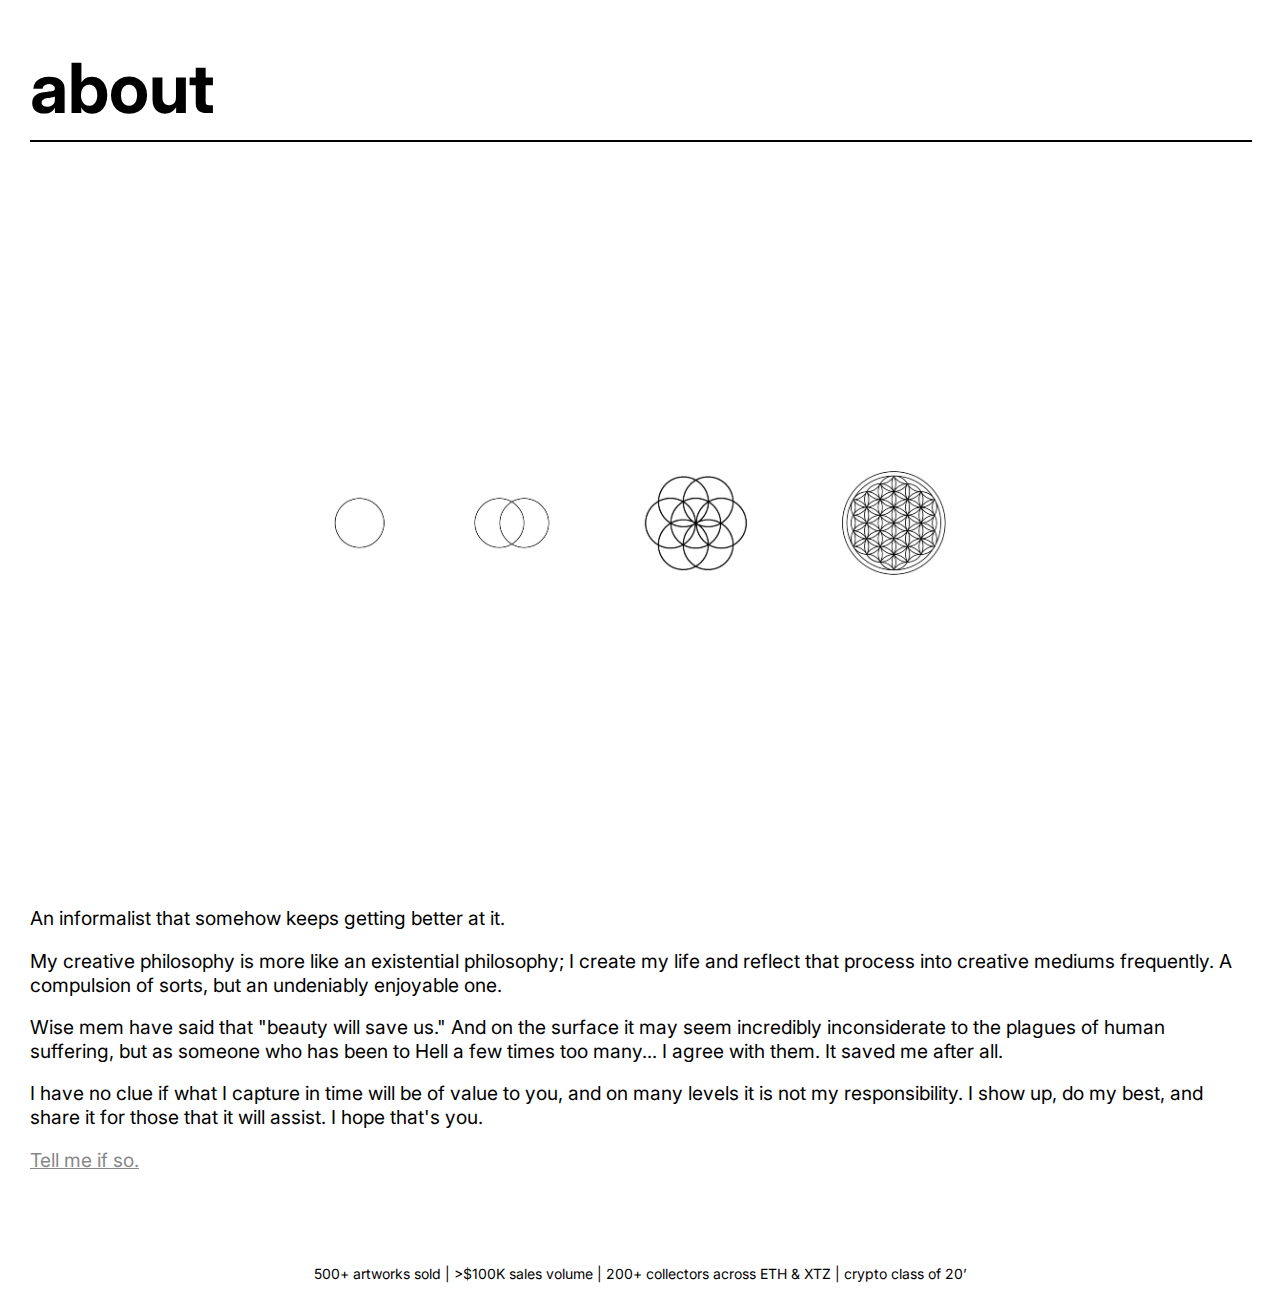
<file: about.html>
<!DOCTYPE html>
<html lang="en">
<head>
  <meta charset="UTF-8">
  <meta name="viewport" content="width=device-width, initial-scale=1.0">
  <link rel="icon" href="Images/phunk-favi.png" type="image/x-icon">
  <link href="https://fonts.googleapis.com/css2?family=Inter:wght@100;200;300;400;500;600;700;800;900&display=swap" rel="stylesheet">
  <link rel="stylesheet" href="about.css">
  <title>About</title>
</head>
<body>
  <header>
    <h1 class="about-title">about</h1>
    <hr class="header-line">
  </header>
  <div class="content-column">
    <img src="Images/about-img.png" alt="About Image">
    <p>An informalist that somehow keeps getting better at it.</p>
    <p>My creative philosophy is more like an existential philosophy; I create my life and reflect that process into creative mediums frequently. A compulsion of sorts, but an undeniably enjoyable one.</p>
    <p>Wise mem have said that "beauty will save us." And on the surface it may seem incredibly inconsiderate to the plagues of human suffering, but as someone who has been to Hell a few times too many... I agree with them. It saved me after all.</p>
    <p>I have no clue if what I capture in time will be of value to you, and on many levels it is not my responsibility. I show up, do my best, and share it for those that it will assist. I hope that's you.</p>
    <p><a href="https://twitter.com/0xlght" target="_blank" class="here">Tell me if so.</a></p>
    <!-- Add more paragraphs as needed -->
  </div>
  <footer>
    <p class="footer-text">500+ artworks sold | >$100K sales volume | 200+ collectors across ETH & XTZ | crypto class of 20’</p>
  </footer>
</body>
</html>
</file>
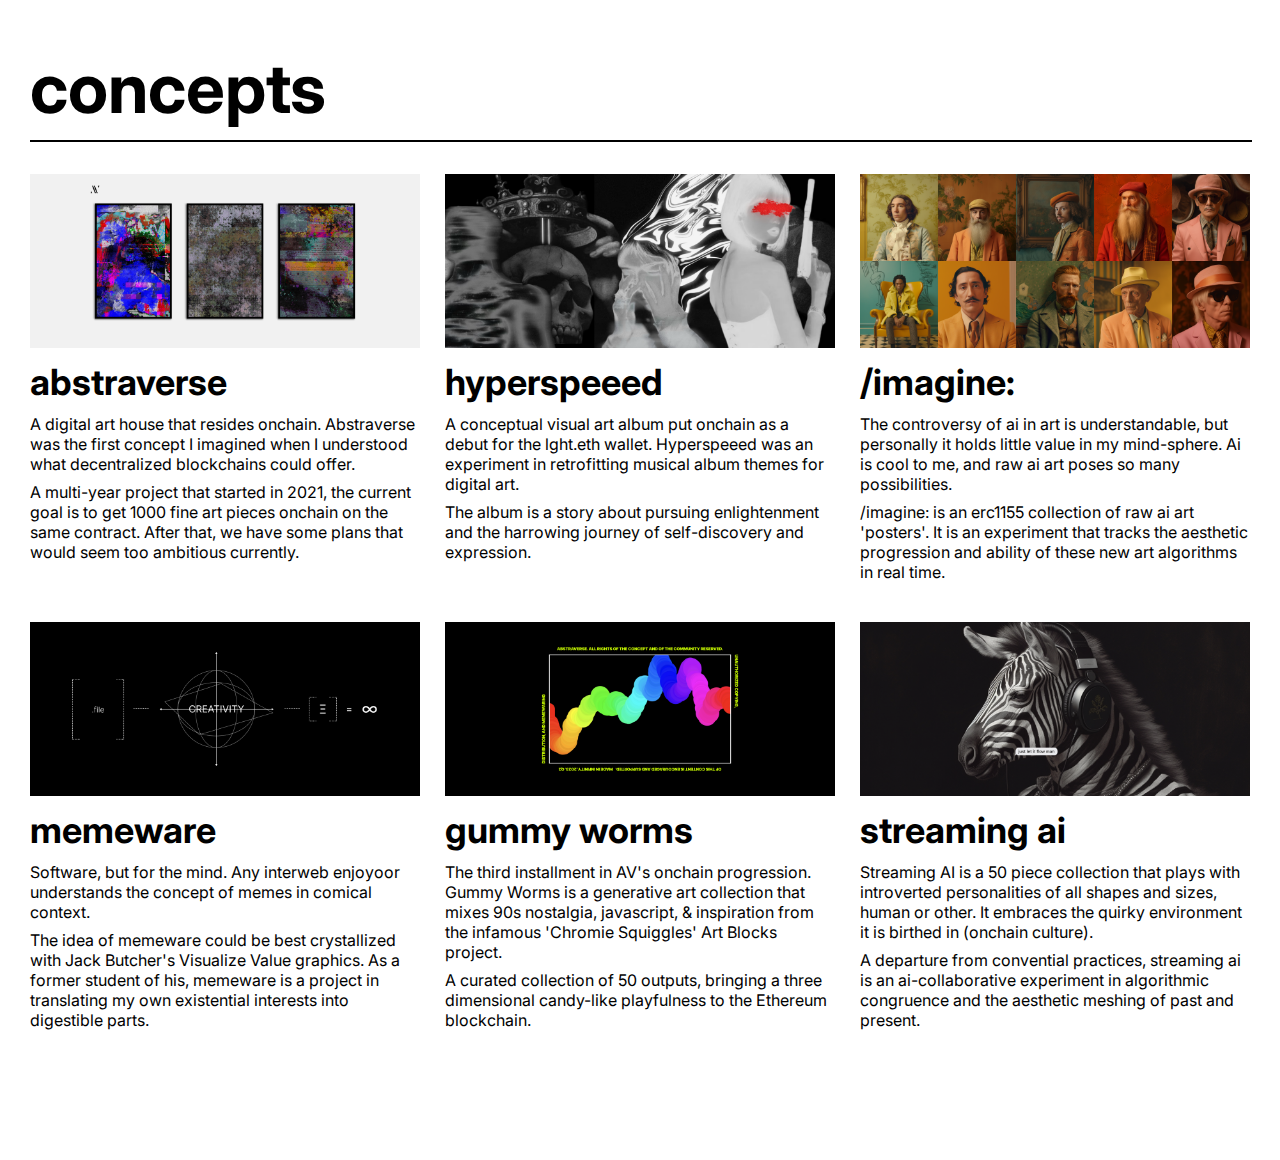
<file: concepts.html>
<!DOCTYPE html>
<html lang="en">
<head>
  <meta charset="UTF-8">
  <meta name="viewport" content="width=device-width, initial-scale=1.0">
  <link rel="icon" href="Images/phunk-favi.png" type="image/x-icon">
  <link href="https://fonts.googleapis.com/css2?family=Inter:wght@100;200;300;400;500;600;700;800;900&display=swap" rel="stylesheet">
  <link rel="stylesheet" href="concepts.css">
  <title>Concepts</title>
</head>
<body>
  <header>
    <h1 class="concepts-title">concepts</h1>
    <hr class="header-line">
  </header>
  <div class="content-grid">
    <div class="content-column">
      <img src="Images/abstraverse1.png" alt="Image 1">
      <h2 class="subheading">abstraverse</h2>
      <p>A digital art house that resides onchain. Abstraverse was the first concept I imagined when I understood what decentralized blockchains could offer.</p>
      <p>A multi-year project that started in 2021, the current goal is to get 1000 fine art pieces onchain on the same contract. After that, we have some plans that would seem too ambitious currently.</p>
    </div>
    <div class="content-column">
      <img src="Images/hyperspeeed.png" alt="Image 2">
      <h2 class="subheading">hyperspeeed</h2>
      <p>A conceptual visual art album put onchain as a debut for the lght.eth wallet. Hyperspeeed was an experiment in retrofitting musical album themes for digital art.</p>
      <p>The album is a story about pursuing enlightenment and the harrowing journey of self-discovery and expression.</p>
    </div>
    <div class="content-column">
      <img src="Images/imagine.png" alt="Image 3">
      <h2 class="subheading">/imagine:</h2>
      <p>The controversy of ai in art is understandable, but personally it holds little value in my mind-sphere. Ai is cool to me, and raw ai art poses so many possibilities.</p>
      <p>/imagine: is an erc1155 collection of raw ai art 'posters'. It is an experiment that tracks the aesthetic progression and ability of these new art algorithms in real time.</p>
    </div>
    <div class="content-column">
      <img src="Images/memeware1.png" alt="Image 4">
      <h2 class="subheading">memeware</h2>
      <p>Software, but for the mind. Any interweb enjoyoor understands the concept of memes in comical context.</p>
      <p>The idea of memeware could be best crystallized with Jack Butcher's Visualize Value graphics. As a former student of his, memeware is a project in translating my own existential interests into digestible parts.</p>
    </div>
    <div class="content-column">
      <img src="Images/worms.png" alt="Image 5">
      <h2 class="subheading">gummy worms</h2>
      <p>The third installment in AV's onchain progression. Gummy Worms is a generative art collection that mixes 90s nostalgia, javascript, & inspiration from the infamous 'Chromie Squiggles' Art Blocks project.</p>
      <p>A curated collection of 50 outputs, bringing a three dimensional candy-like playfulness to the Ethereum blockchain.</p>
    </div>
    <div class="content-column">
      <img src="Images/stream.png" alt="Image 6">
      <h2 class="subheading">streaming ai</h2>
      <p>Streaming AI is a 50 piece collection that plays with introverted personalities of all shapes and sizes, human or other. It embraces the quirky environment it is birthed in (onchain culture).</p>
      <p>A departure from convential practices, streaming ai is an ai-collaborative experiment in algorithmic congruence and the aesthetic meshing of past and present.</p>
      </div>
  </div>
</body>
</html>
</file>
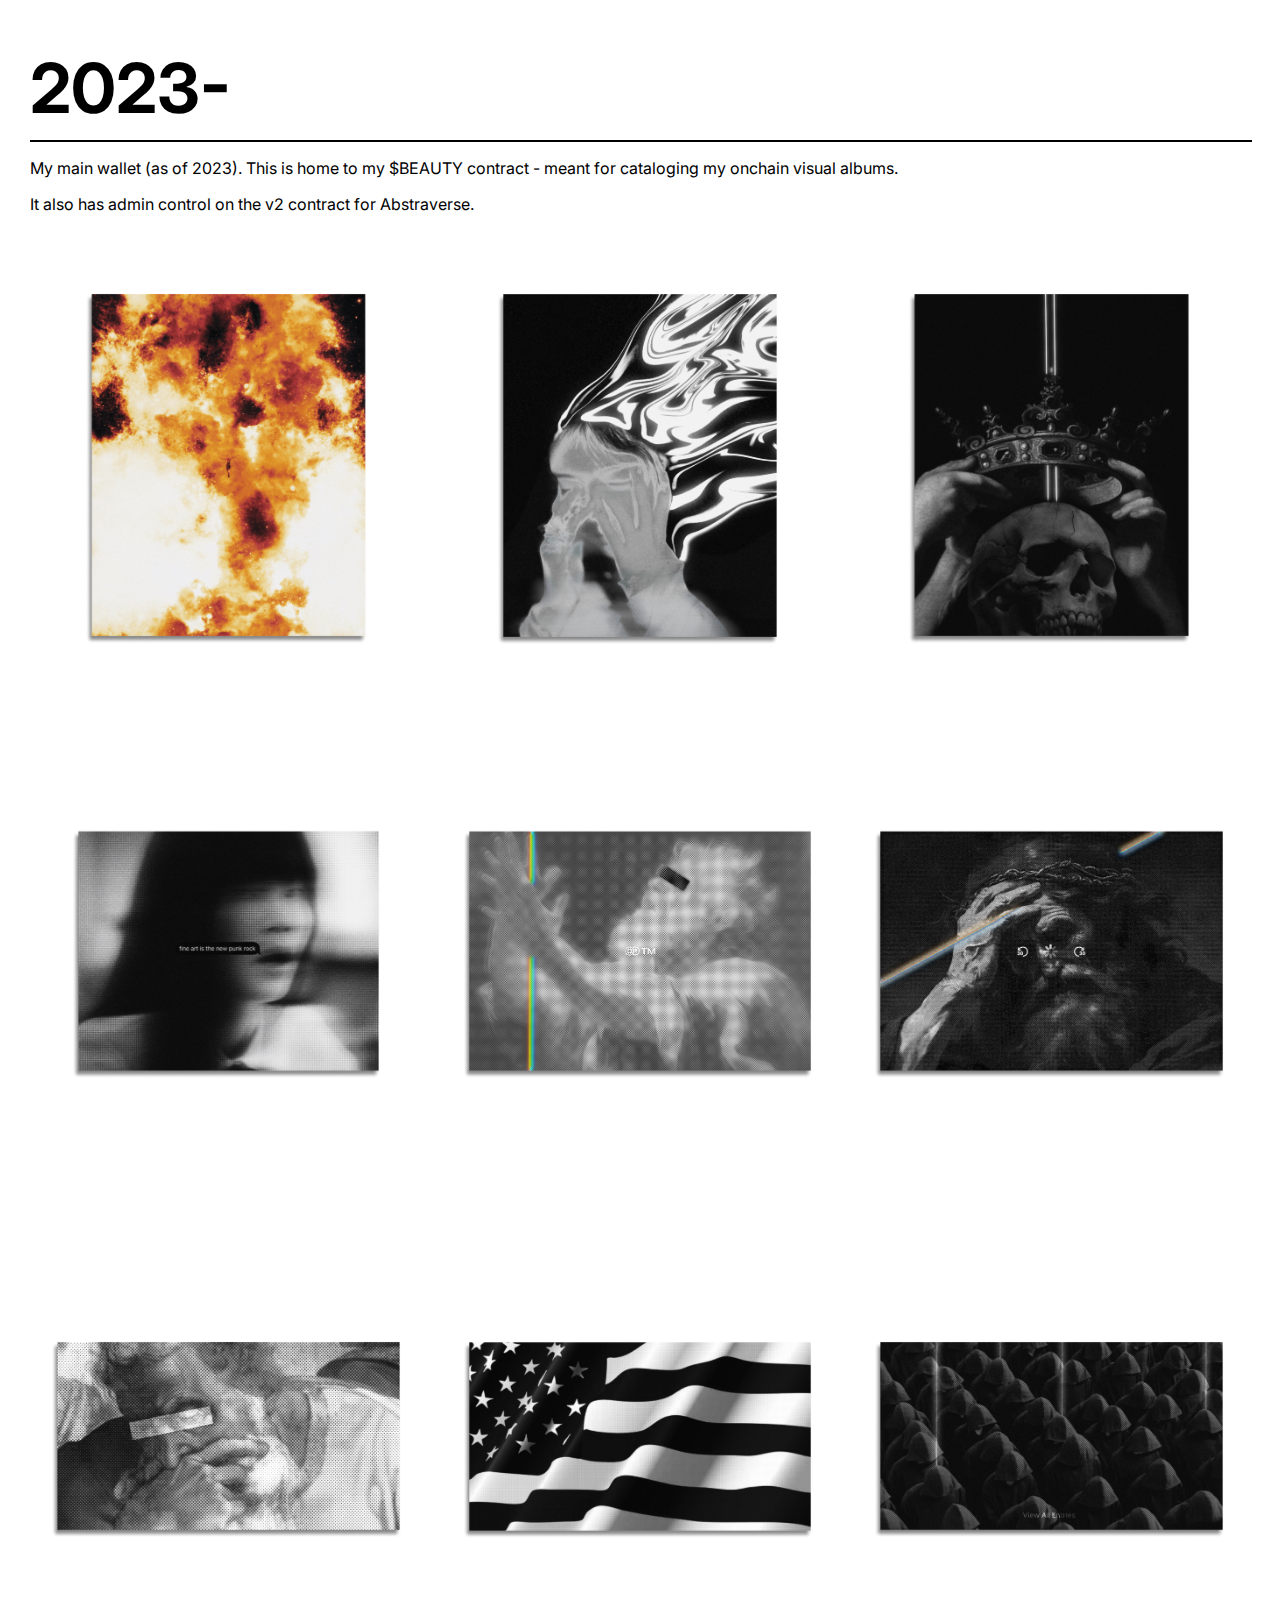
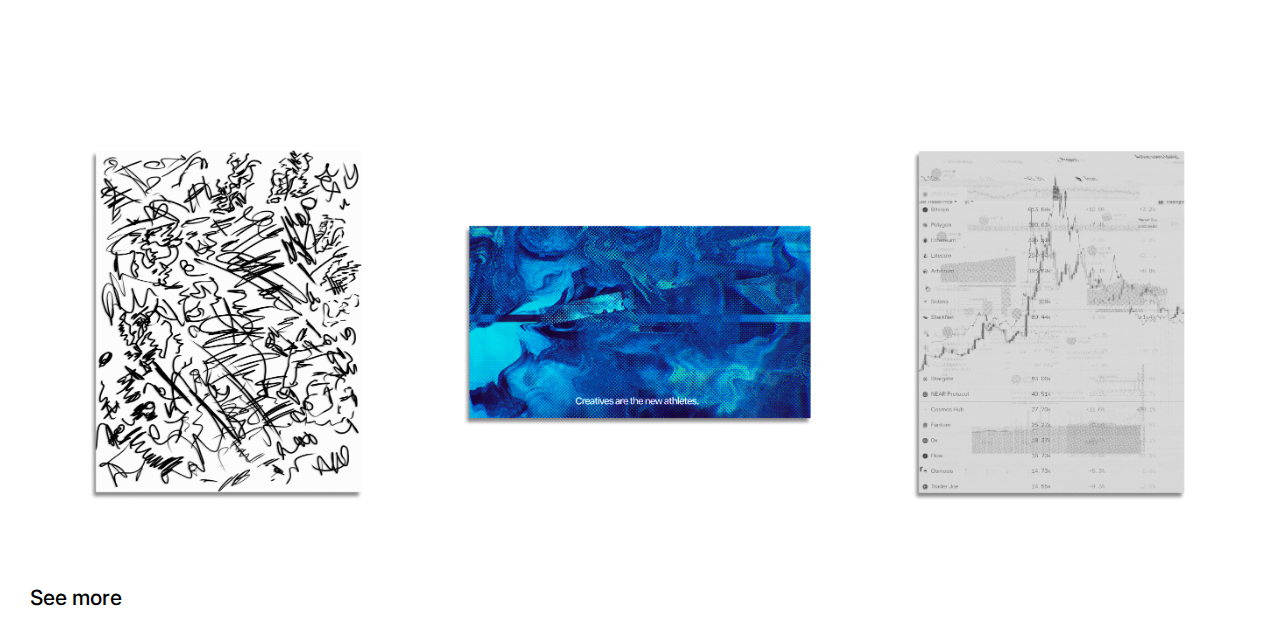
<file: lght.html>
<!DOCTYPE html>
<html lang="en">
<head>
  <meta charset="UTF-8">
  <meta name="viewport" content="width=device-width, initial-scale=1.0">
  <link rel="icon" href="Images/phunk-favi.png" type="image/x-icon">
  <link href="https://fonts.googleapis.com/css2?family=Inter:wght@100;200;300;400;500;600;700;800;900&display=swap" rel="stylesheet">
  <link rel="stylesheet" href="lightwork.css">
  <title>lght.eth</title>
</head>
<body>
  <header>
    <h1 class="gallery-title">2023-</h1>
    <hr class="header-line">
    <p class="text1">My main wallet (as of 2023). This is home to my $BEAUTY contract - meant for cataloging my onchain visual albums.</p>
    <p class="text2"> It also has admin control on the v2 contract for Abstraverse.</p>
  </header>
  <div class="image-grid">
    <img class="landscape" src="Images/lght-10.png" alt="Landscape 1">
    <img class="landscape" src="Images/lght-11.png" alt="Landscape 3">
    <img class="landscape" src="Images/lght-12.png" alt="Landscape 3">
    <img class="portrait" src="Images/lght-13.png" alt="Portrait 1">
    <img class="portrait" src="Images/lght-14.png" alt="Portrait 1">
    <img class="portrait" src="Images/lght-15.png" alt="Portrait 1">
    <img class="landscape" src="Images/lght-16.png" alt="Landscape 1">
    <img class="landscape" src="Images/lght-17.png" alt="Landscape 3">
    <img class="portrait" src="Images/lght-18.png" alt="Portrait 2">
    <img class="portrait" src="Images/lght-19.png" alt="Portrait 2">
    <img class="portrait" src="Images/lght-20.png" alt="Portrait 2">
    <img class="portrait" src="Images/lght-21.png" alt="Portrait 2">
    <!-- Add more images in the same alternating pattern -->
  </div>
  <p class="see-more"><a href="https://opensea.io/collection/lght-eth" target="_blank">See more</a></p>
</body>
</html>
</file>
<file: about.css>
body {
    font-family: 'Inter', sans-serif;
    margin: 0;
    padding: 0 30px;
    display: flex;
    flex-direction: column;
    min-height: 100vh;
  }
  
  header {
    text-align: left;
  }
  
  .about-title {
    font-size: 69px;
    font-weight: bolder;
    margin-bottom: 10px;
  }
  
  .header-line {
    width: 100%;
    border: 1px solid #000;
    margin-bottom: 10px;
  }
  
  .content-column {
    text-align: left;
    padding-bottom: 5%;
  }
  
  .content-column img {
    width: 100%;
    height: auto;
    display: block;
    margin-bottom: 2%;
    margin-top: 1%;
  }
  
  .content-column p {
    margin: 0;
    margin-bottom: 1.5%;
    font-size: larger;
  }
  
  .here {
    text-decoration: none;
    text-decoration: underline;
    color: #888;

  }

  footer {
    margin-top: auto;
  }
  
  .footer-text {
    font-size: 14px;
    text-align: center;
    margin-bottom: 20px;
  }
  
  @media (max-width: 768px) {
    .content-column img {
        margin-bottom: 4%;
        margin-top: 2%;
    }

    .content-column p {
        margin-bottom: 4%;
    }

    .content-column {
        padding-bottom: 7%;
    }
  }
</file>
<file: concepts.css>
body {
    font-family: 'Inter', sans-serif;
    margin: 0;
    padding: 0 30px;
  }
  
  header {
    text-align: left;
  }
  
  .concepts-title {
    font-size: 69px;
    font-weight: bolder;
    margin-bottom: 10px;
  }
  
  .header-line {
    width: 100%;
    border: 1px solid #000;
    margin-bottom: 10px;
  }
  
  .content-grid {
    display: grid;
    grid-template-columns: repeat(3, 1fr);
    gap: 25px;
    margin-top: 2%;
    padding-bottom: 10%;
  }
  
  .content-column {
    text-align: left;
    margin-top: 2%;
  }
  
  .content-column img {
    width: 100%;
    height: auto;
    display: block;
    margin-bottom: 3%;
  }
  
  .subheading {
    font-size: 36px;
    font-weight: 700;
    margin: 10px 0;
  }
  
  .content-column p {
    margin: 0;
    margin-bottom: 2%;
  }
  
  @media (max-width: 768px) {
    .content-grid {
      grid-template-columns: 1fr;
      margin-top: 3%;
    }
  }
</file>
<file: lightwork.css>
body {
    font-family: 'Inter', sans-serif;
    margin: 0;
    padding: 0 30px;
  }
  
  header {
    text-align: left;
  }
  
  .gallery-title {
    font-size: 69px;
    font-weight: bolder;
    margin-bottom: 10px;
  }
  
  .header-line {
    width: 100%;
    border: 1px solid #000;
    margin-bottom: 10px;
  }
  
  .image-grid {
    display: grid;
    grid-template-columns: repeat(3, 1fr);
    gap: 15px;
    padding-bottom: 1%;
  }
  
  .landscape {
    width: 100%;
    height: auto;
    object-fit: cover;
  }
  
  .portrait {
    width: 100%;
    height: auto;
    object-fit: cover;
  }
  

  .see-more a {
    text-decoration: none;
    font-size: 21px;
    color: black;
    padding-bottom: 2%;
    font-weight: 500;
  }

  .see-more a:hover {
    color: #888;
  }
  


  @media (max-width: 768px) {
    .image-grid {
      grid-template-columns: 1fr;
      padding-bottom: 3%;
    }
  }
</file>
